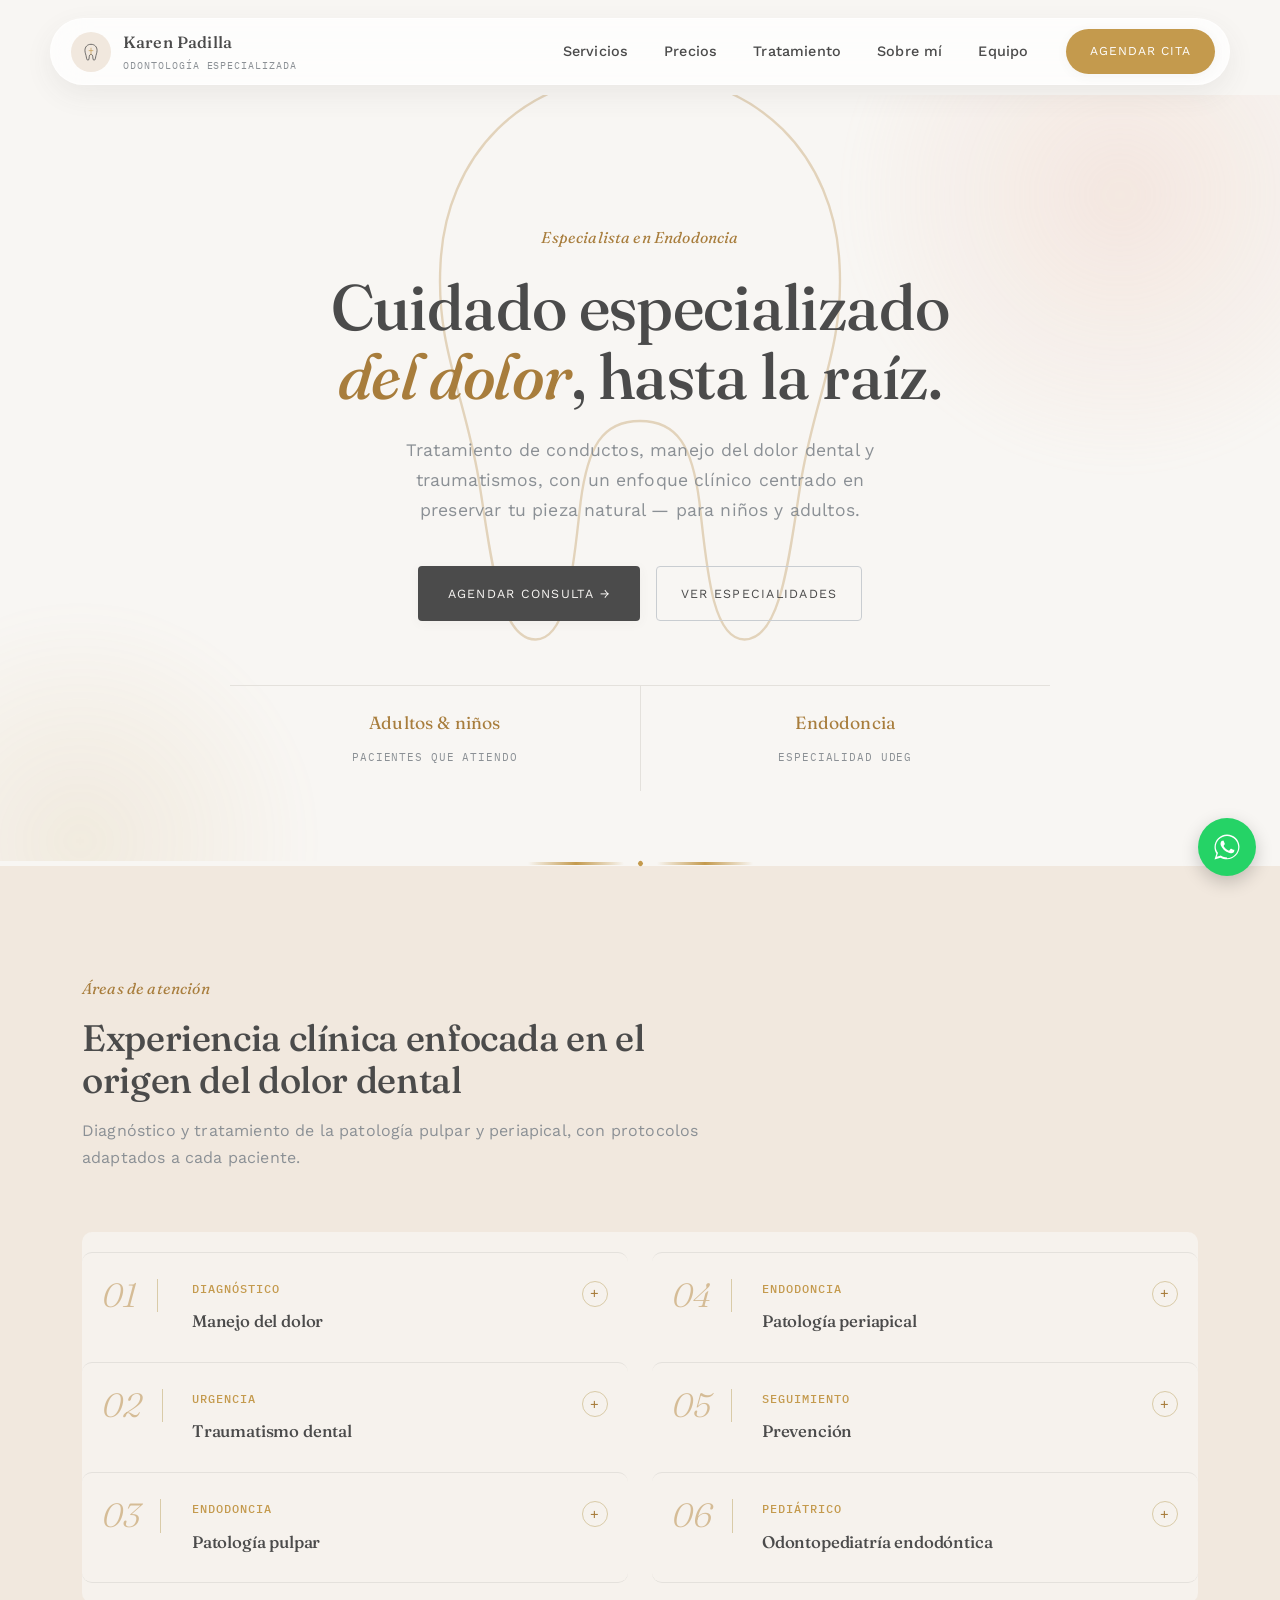
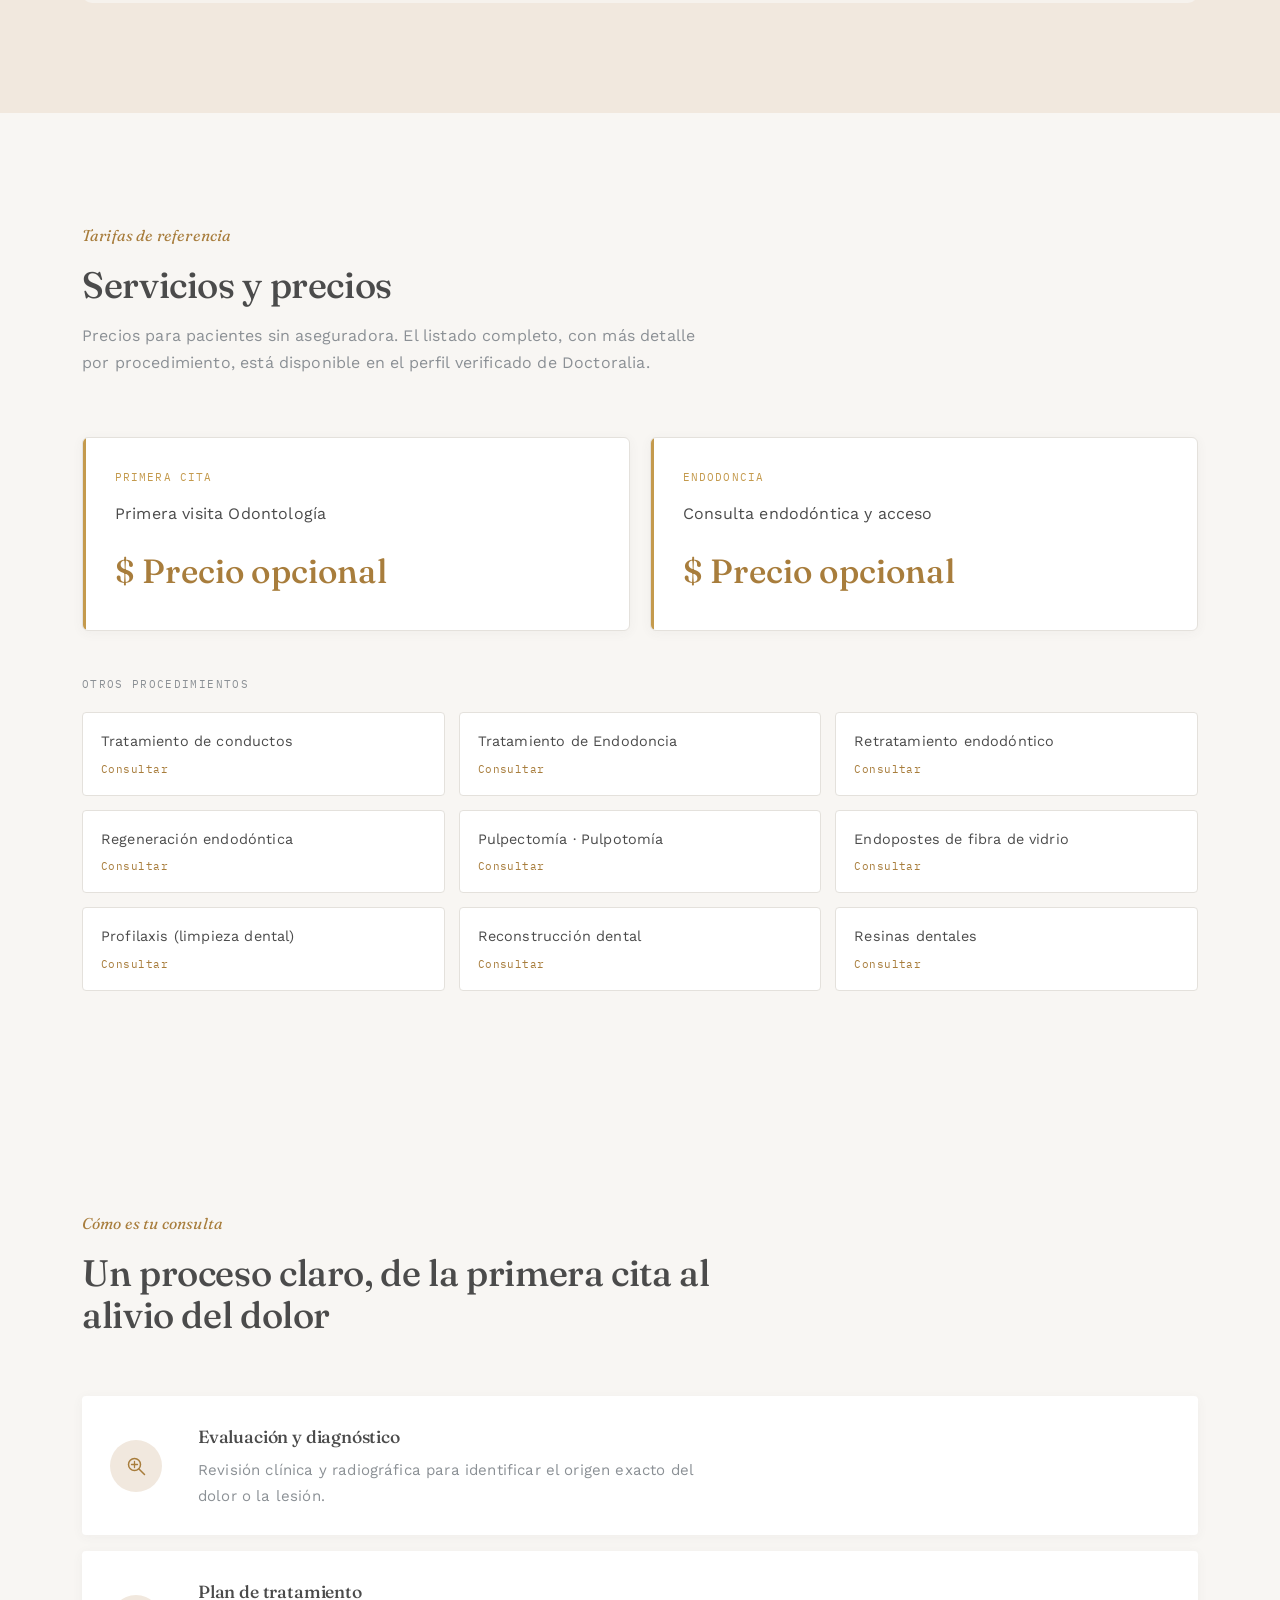
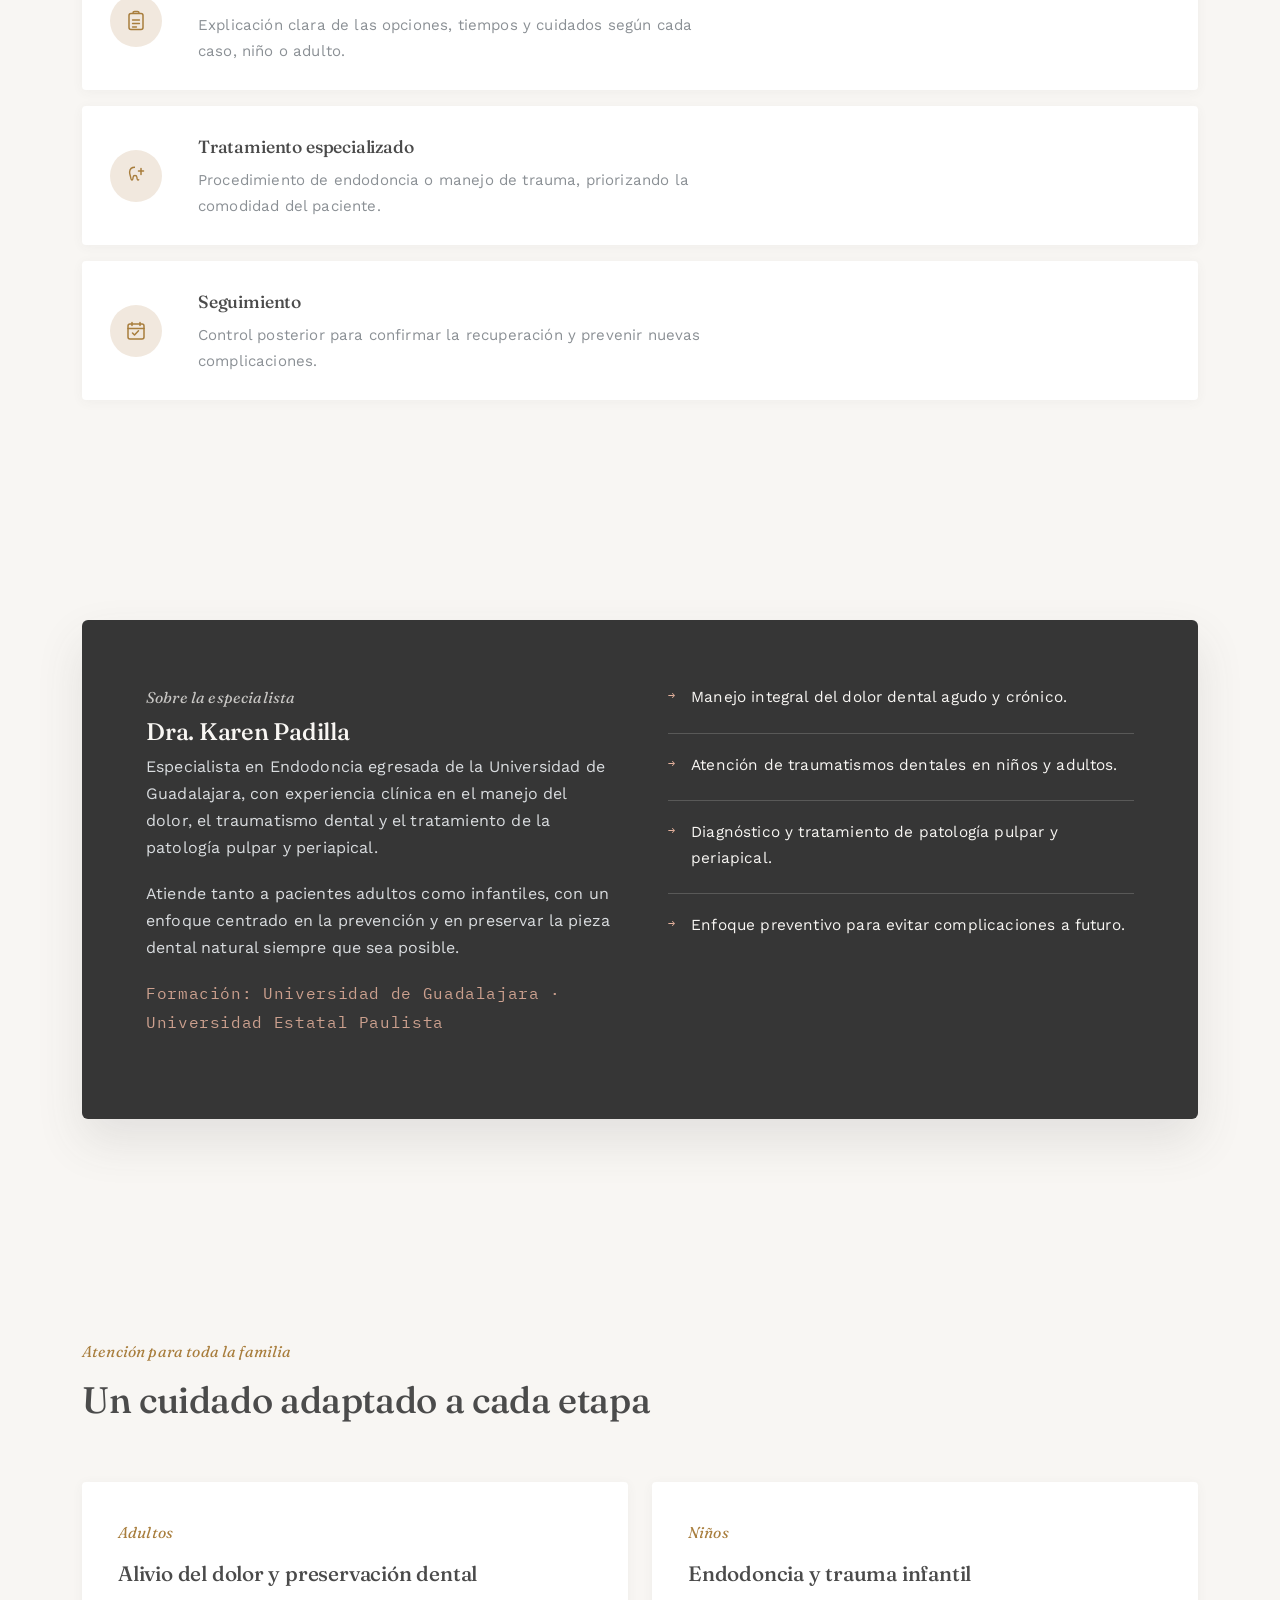
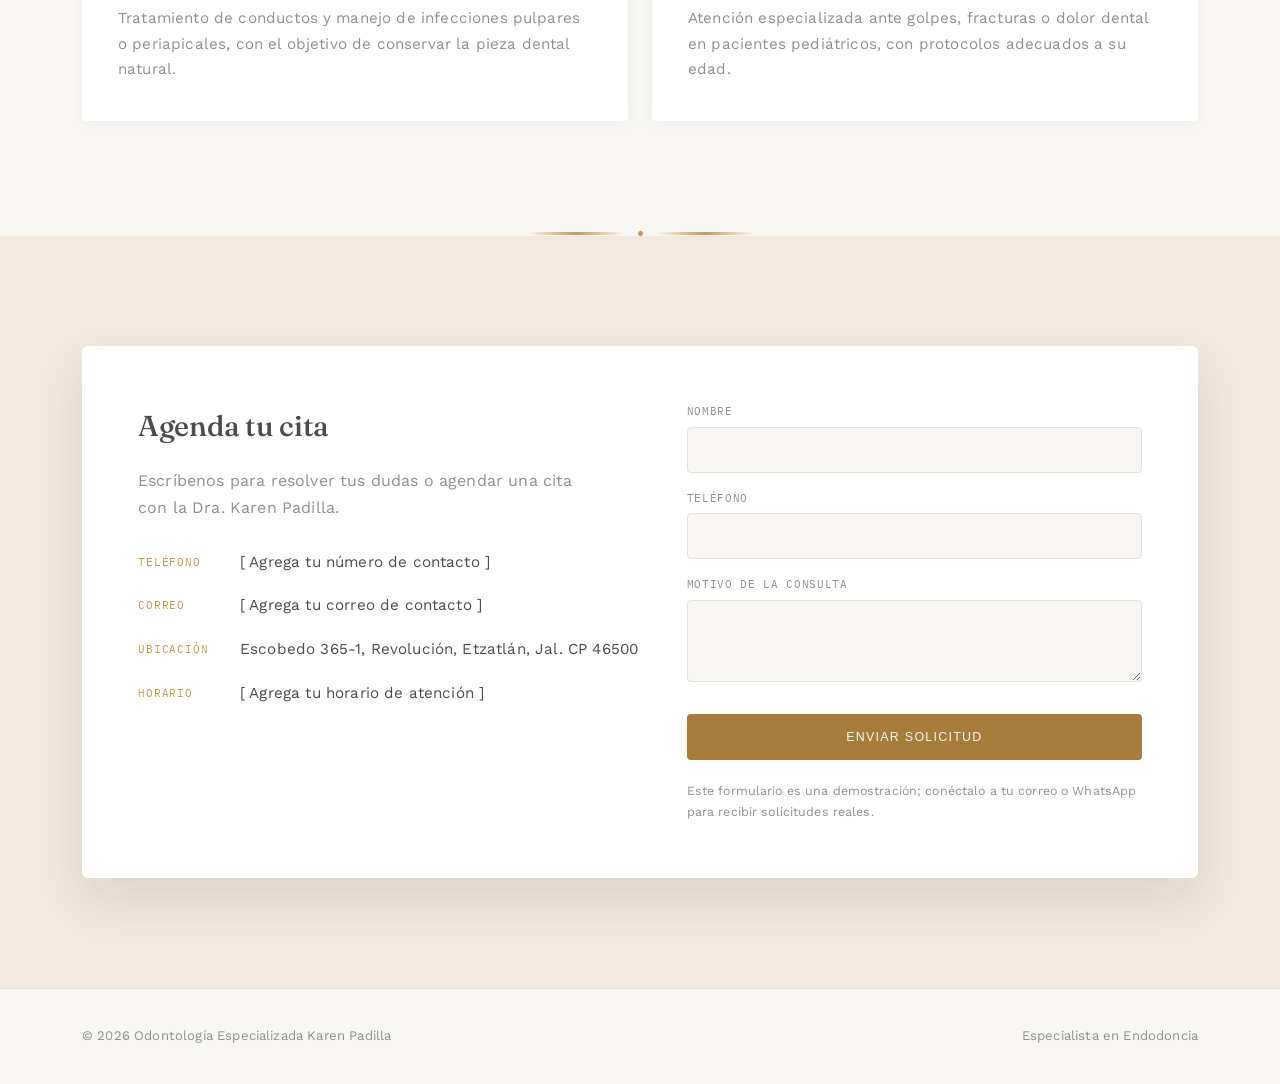
<file: index.html>
<!DOCTYPE html>
<html lang="es">
<head>
<meta charset="UTF-8">
<meta name="viewport" content="width=device-width, initial-scale=1.0">
<title>Odontología Especializada Karen Padilla — Endodoncia</title>
<link rel="preconnect" href="https://fonts.googleapis.com">
<link href="https://fonts.googleapis.com/css2?family=Fraunces:opsz,wght@9..144,300;9..144,400;9..144,500;9..144,600&family=Work+Sans:wght@300;400;500;600&family=IBM+Plex+Mono:wght@400;500&display=swap" rel="stylesheet">
<link rel="stylesheet" href="assets/css/style.css">
</head>
<body>

<header>
  <nav class="wrap">
    <div class="brand">
      <span class="brand-icon">
        <svg class="brand-mark" viewBox="0 0 40 40" fill="none" xmlns="http://www.w3.org/2000/svg">
          <path d="M20 6C13 6 9 11 9 17c0 5 2 8 2.5 12 .4 3.2 1.3 6 3 6 1.8 0 2-3.5 2.3-6.5.3-2.7 1-4 3.2-4s2.9 1.3 3.2 4c.3 3 .5 6.5 2.3 6.5 1.7 0 2.6-2.8 3-6 .5-4 2.5-7 2.5-12 0-6-4-11-11-11Z" stroke="#4B4B4B" stroke-width="1.4"/>
          <path d="M20 13v11M16.5 17.5h7" stroke="#C49A4D" stroke-width="1.2" stroke-linecap="round"/>
        </svg>
      </span>
      <div>
        Karen Padilla
        <small>Odontología especializada</small>
      </div>
    </div>
    <div class="nav-links" id="navLinks">
      <ul>
        <li><a href="#servicios">Servicios</a></li>
        <li><a href="#precios">Precios</a></li>
        <li><a href="#proceso">Tratamiento</a></li>
        <li><a href="#sobre-mi">Sobre mí</a></li>
        <li><a href="equipo.html">Equipo</a></li>

      </ul>
      <a class="nav-cta" href="#contacto">Agendar cita</a>
    </div>
    <button class="menu-toggle" id="menuToggle" aria-label="Abrir menú">
      <span></span><span></span><span></span>
    </button>
  </nav>
</header>

<section class="hero">
  <svg class="hero-watermark" viewBox="0 0 320 380" fill="none" xmlns="http://www.w3.org/2000/svg">
    <path d="M160 20C110 20 78 55 76 100c-2 34 10 55 16 90 5 30 8 68 24 68 14 0 16-32 19-58 3-23 9-34 25-34s22 11 25 34c3 26 5 58 19 58 16 0 19-38 24-68 6-35 18-56 16-90-2-45-34-80-84-80Z" stroke="#D5BC96" stroke-width="1"/>
  </svg>
  <div class="wrap">
    <div class="hero-copy">
      <span class="eyebrow">Especialista en Endodoncia</span>
      <h1>Cuidado especializado <em>del dolor</em>, hasta la raíz.</h1>
      <p class="lead">Tratamiento de conductos, manejo del dolor dental y traumatismos, con un enfoque clínico centrado en preservar tu pieza natural — para niños y adultos.</p>
      <div class="hero-actions">
        <a class="btn-primary" href="https://www.doctoralia.com.mx/karen-adriana-padilla-sanchez/dentista-odontologo/etzatlan" target="_blank" rel="noopener">Agendar consulta →</a>
        <a class="btn-ghost" href="#servicios">Ver especialidades</a>
      </div>
    </div>
  </div>
  <div class="hero-strip">
    <div class="item">
      <span class="val">Adultos &amp; niños</span>
      <span class="lbl">Pacientes que atiendo</span>
    </div>
    <div class="item">
      <span class="val">Endodoncia</span>
      <span class="lbl">Especialidad UdeG</span>
    </div>
  </div>
</section>

<div class="hero-divider">
  <span class="rule"></span>
  <span class="dot"></span>
  <span class="rule"></span>
</div>

<style>
  .service-index{display:grid; grid-template-columns:1fr 1fr; column-gap:64px;}
  @media(max-width:760px){.service-index{grid-template-columns:1fr;}}
  .service-col{display:flex; flex-direction:column;}
  .service-row{
    padding:26px 20px;
    margin:0 -20px;
    border-top:1px solid #E4E1DC;
    border-radius:10px;
    transition:background .25s ease;
    cursor:pointer;
  }
  .service-col .service-row:last-child{border-bottom:1px solid #E4E1DC;}
  .service-row:hover{background:#FFFFFF;}
  .service-row.open{background:#FFFFFF;}
  .service-row-head{
    display:flex;
    align-items:flex-start;
    gap:24px;
  }
  .service-row .idx-wrap{
    display:flex;
    align-items:stretch;
    gap:20px;
    min-width:66px;
  }
  .service-row .idx{
    font-family:'Fraunces', serif;
    font-style:italic;
    font-weight:300;
    font-size:2.1rem;
    line-height:1;
    color:#D5BC96;
    transition:color .3s ease;
  }
  .service-row:hover .idx, .service-row.open .idx{color:#C49A4D;}
  .service-row .idx-rule{
    width:1px;
    background:#D9CBA8;
    align-self:stretch;
    transition:background .3s ease, width .3s ease;
  }
  .service-row:hover .idx-rule, .service-row.open .idx-rule{background:#C49A4D; width:2px;}
  .service-row-body{flex:1; min-width:0;}
  .service-row-top{display:flex; align-items:flex-start; justify-content:space-between; gap:12px;}
  .service-row .tag{
    display:block;
    font-family:'IBM Plex Mono', monospace;
    font-size:0.76rem;
    letter-spacing:0.08em;
    text-transform:uppercase;
    color:#C49A4D;
    margin-bottom:8px;
    font-weight:500;
  }
  .service-row h3{font-family:'Fraunces', serif; font-weight:500; font-size:1.05rem; margin:0; color:#4B4B4B;}
  .service-row .chevron{
    width:26px; height:26px;
    min-width:26px;
    border-radius:50%;
    border:1px solid #D9CBA8;
    display:flex; align-items:center; justify-content:center;
    color:#A87D3C;
    font-size:0.9rem;
    line-height:1;
    transition:transform .3s ease, background .25s ease, border-color .25s ease;
    margin-top:2px;
  }
  .service-row.open .chevron{transform:rotate(45deg); background:#C49A4D; border-color:#C49A4D; color:#fff;}
  .service-desc{
    max-height:0;
    overflow:hidden;
    opacity:0;
    transition:max-height .35s ease, opacity .3s ease, margin-top .35s ease;
  }
  .service-row.open .service-desc{max-height:220px; opacity:1; margin-top:12px;}
  .service-row p{font-family:'Work Sans', sans-serif; font-size:0.92rem; color:#8B9095; margin:0; line-height:1.6;}
  .service-row ul.svc-list{margin:0; padding:0 0 0 16px; font-family:'Work Sans', sans-serif; font-size:0.92rem; color:#8B9095; line-height:1.7;}
  .team-name{
    display:block;
    font-family:'IBM Plex Mono', monospace;
    font-size:0.72rem;
    color:#8B9095;
    margin-top:2px;
  }

  .whatsapp-float{
  position:fixed;
  bottom:24px;
  right:24px;
  width:58px;
  height:58px;
  background:#25D366;
  border-radius:50%;
  display:flex;
  align-items:center;
  justify-content:center;
  box-shadow:0 6px 18px rgba(0,0,0,0.2);
  z-index:100;
  transition:transform .2s ease;
}
.whatsapp-float:hover{transform:scale(1.08);}

@media(max-width:640px){
  .wrap{padding:0 20px;}
  header{padding:12px 12px 6px;}
  nav.wrap{padding:8px 14px;}
  .brand{font-size:0.9rem;}
  .brand small{font-size:0.55rem;}

  .hero{padding:90px 0 50px;}
  .hero h1{font-size:1.9rem; line-height:1.15;}
  .hero p.lead{font-size:0.98rem;}
  .hero-actions{flex-direction:column; align-items:stretch;}
  .hero-actions a{justify-content:center; text-align:center;}
  .hero-strip{flex-direction:column;}
  .hero-strip .item{border-right:none !important; border-top:1px solid #E4E1DC;}

  section{padding:56px 0 !important;}
  .section-head h2{font-size:1.5rem !important;}

  .service-index{grid-template-columns:1fr !important; padding:14px !important;}
  #equipo .idx{width:44px !important; height:44px !important; font-size:1.2rem !important;}
  .service-row{margin:0 -10px !important; padding:22px 10px !important;}

  .price-featured{grid-template-columns:1fr !important;}
  .price-grid{grid-template-columns:1fr !important;}

  .about-grid{grid-template-columns:1fr !important;}
  .about-card{padding:28px 20px !important;}

  .audience-grid{grid-template-columns:1fr !important;}

  .contact-panel{grid-template-columns:1fr !important; padding:26px 18px !important;}

  footer .wrap{flex-direction:column; text-align:center; gap:8px;}

  .whatsapp-float{width:50px; height:50px; bottom:16px; right:16px;}
  .whatsapp-float svg{width:24px; height:24px;}
}

@media(max-width:859px){
  .nav-cta{
    display:flex !important;
    align-items:center;
    justify-content:center;
    width:100%;
    margin-top:10px;
    background:#C49A4D;
    color:#fff;
    font-size:0.76rem;
    letter-spacing:0.08em;
    text-transform:uppercase;
    padding:12px 24px;
    border-radius:999px;
    border:none;
    text-decoration:none;
    box-shadow:0 4px 12px rgba(75,75,75,0.07);
  }
}

/* Entrada del hero, más marcada y lenta */
.hero-copy .eyebrow{opacity:0; animation:fadeUp .9s ease forwards .1s;}
.hero h1{opacity:0; animation:fadeUp .9s ease forwards .3s;}
.hero p.lead{opacity:0; animation:fadeUp .9s ease forwards .5s;}
.hero-actions{opacity:0; animation:fadeUp .9s ease forwards .7s;}
.hero-strip{opacity:0; animation:fadeUp .9s ease forwards .9s;}

@keyframes fadeUp{
  from{opacity:0; transform:translateY(36px);}
  to{opacity:1; transform:translateY(0);}
}

/* El diente de fondo flota más notoriamente */
.hero-watermark{animation:floatSlow 5s ease-in-out infinite;}
@keyframes floatSlow{
  0%, 100%{transform:translate(-50%,-50%) translateY(0) rotate(0deg);}
  50%{transform:translate(-50%,-50%) translateY(-22px) rotate(2deg);}
}

/* WhatsApp: pulso bien visible */
.whatsapp-float{animation:pulse 1.8s ease-in-out infinite;}
@keyframes pulse{
  0%, 100%{box-shadow:0 6px 18px rgba(0,0,0,0.25), 0 0 0 0 rgba(37,211,102,0.6); transform:scale(1);}
  50%{box-shadow:0 6px 18px rgba(0,0,0,0.25), 0 0 0 14px rgba(37,211,102,0); transform:scale(1.05);}
}

/* Botones: más levantamiento al pasar el cursor */
.btn-primary, .btn-ghost, .nav-cta{transition:transform .25s ease, box-shadow .25s ease, background .25s ease, color .25s ease, border-color .25s ease !important;}
.btn-primary:hover, .nav-cta:hover{transform:translateY(-4px) scale(1.03);}
.btn-ghost:hover{transform:translateY(-4px);}

/* Tarjetas de precios y proceso, elevación más marcada */
.price-feature-card, .price-tag, .process-item{transition:transform .3s ease, box-shadow .3s ease, border-color .3s ease;}
.price-feature-card:hover, .price-tag:hover{transform:translateY(-6px) scale(1.02);}
.process-item:hover{transform:translateY(-5px);}

/* Íconos del proceso: giran un poco al pasar el cursor */
.process-item .step-num{transition:transform .3s ease;}
.process-item:hover .step-num{transform:rotate(-8deg) scale(1.08);}

/* Filas de servicios/equipo: reacción más visible al abrir */
.service-row{transition:background .25s ease, transform .25s ease;}
.service-row:hover{transform:translateX(6px);}
.service-row.open{transform:translateX(6px);}

/* Reveal al hacer scroll: más movimiento y más lento */
.reveal{transition:opacity .9s ease, transform .9s ease !important;}
.reveal:not(.visible){transform:translateY(40px) !important;}

@media(prefers-reduced-motion: reduce){
  .hero-copy .eyebrow, .hero h1, .hero p.lead, .hero-actions, .hero-strip{animation:none; opacity:1;}
  .hero-watermark, .whatsapp-float{animation:none;}
  .reveal{transform:none !important;}
}

</style>
<section class="services" id="servicios">
  <div class="wrap">
    <div class="section-head reveal">
      <span class="eyebrow">Áreas de atención</span>
      <h2>Experiencia clínica enfocada en el origen del dolor dental</h2>
      <p>Diagnóstico y tratamiento de la patología pulpar y periapical, con protocolos adaptados a cada paciente.</p>
    </div>
    <div class="service-index reveal"  style="background-color: #f8f6f3ba; border-radius:10px; padding:20px;"  >
      <div class="service-col" >
        <div class="service-row" onclick="toggleService(this)">
          <div class="service-row-head">
            <span class="idx-wrap"><span class="idx">01</span><span class="idx-rule"></span></span>
            <div class="service-row-body">
              <div class="service-row-top">
                <div>
                  <span class="tag">Diagnóstico</span>
                  <h3>Manejo del dolor</h3>
                </div>
                <span class="chevron">+</span>
              </div>
              <div class="service-desc">
                <p>Diagnóstico preciso del origen del dolor dental y tratamiento oportuno para un alivio efectivo.</p>
              </div>
            </div>
          </div>
        </div>
        <div class="service-row" onclick="toggleService(this)">
          <div class="service-row-head">
            <span class="idx-wrap"><span class="idx">02</span><span class="idx-rule"></span></span>
            <div class="service-row-body">
              <div class="service-row-top">
                <div>
                  <span class="tag">Urgencia</span>
                  <h3>Traumatismo dental</h3>
                </div>
                <span class="chevron">+</span>
              </div>
              <div class="service-desc">
                <p>Atención de urgencia y seguimiento clínico ante golpes, fracturas o luxaciones dentales.</p>
              </div>
            </div>
          </div>
        </div>
        <div class="service-row" onclick="toggleService(this)">
          <div class="service-row-head">
            <span class="idx-wrap"><span class="idx">03</span><span class="idx-rule"></span></span>
            <div class="service-row-body">
              <div class="service-row-top">
                <div>
                  <span class="tag">Endodoncia</span>
                  <h3>Patología pulpar</h3>
                </div>
                <span class="chevron">+</span>
              </div>
              <div class="service-desc">
                <p>Tratamiento de conductos y preservación de la pieza dental afectada por inflamación o infección de la pulpa.</p>
              </div>
            </div>
          </div>
        </div>
      </div>
      <div class="service-col">
        <div class="service-row" onclick="toggleService(this)">
          <div class="service-row-head">
            <span class="idx-wrap"><span class="idx">04</span><span class="idx-rule"></span></span>
            <div class="service-row-body">
              <div class="service-row-top">
                <div>
                  <span class="tag">Endodoncia</span>
                  <h3>Patología periapical</h3>
                </div>
                <span class="chevron">+</span>
              </div>
              <div class="service-desc">
                <p>Diagnóstico y resolución de infecciones y lesiones alrededor de la raíz dental.</p>
              </div>
            </div>
          </div>
        </div>
        <div class="service-row" onclick="toggleService(this)">
          <div class="service-row-head">
            <span class="idx-wrap"><span class="idx">05</span><span class="idx-rule"></span></span>
            <div class="service-row-body">
              <div class="service-row-top">
                <div>
                  <span class="tag">Seguimiento</span>
                  <h3>Prevención</h3>
                </div>
                <span class="chevron">+</span>
              </div>
              <div class="service-desc">
                <p>Evaluación clínica y radiográfica para detectar y prevenir complicaciones antes de que avancen.</p>
              </div>
            </div>
          </div>
        </div>
        <div class="service-row" onclick="toggleService(this)">
          <div class="service-row-head">
            <span class="idx-wrap"><span class="idx">06</span><span class="idx-rule"></span></span>
            <div class="service-row-body">
              <div class="service-row-top">
                <div>
                  <span class="tag">Pediátrico</span>
                  <h3>Odontopediatría endodóntica</h3>
                </div>
                <span class="chevron">+</span>
              </div>
              <div class="service-desc">
                <p>Tratamiento adaptado a las necesidades particulares de pacientes infantiles.</p>
              </div>
            </div>
          </div>
        </div>
      </div>
    </div>
  </div>
</section>

<script>
  function toggleService(row){
    var isOpen = row.classList.contains('open');
    document.querySelectorAll('.service-row.open').forEach(function(r){
      r.classList.remove('open');
    });
    if(!isOpen){
      row.classList.add('open');
    }
  }
</script>

<section class="pricing" id="precios">
  <div class="wrap">
    <div class="section-head reveal">
      <span class="eyebrow">Tarifas de referencia</span>
      <h2>Servicios y precios</h2>
      <p>Precios para pacientes sin aseguradora. El listado completo, con más detalle por procedimiento, está disponible en el perfil verificado de Doctoralia.</p>
    </div>

    <div class="price-featured reveal">
      <div class="price-feature-card">
        <span class="pf-label">Primera cita</span>
        <span class="pf-name">Primera visita Odontología</span>
        <span class="pf-price">$ Precio opcional </span>
      </div>
      <div class="price-feature-card">
        <span class="pf-label">Endodoncia</span>
        <span class="pf-name">Consulta endodóntica y acceso</span>
        <span class="pf-price">$ Precio opcional </span>
      </div>
    </div>

    <div class="price-other reveal">
      <span class="price-other-label">Otros procedimientos</span>
      <div class="price-grid">
        <div class="price-tag"><span>Tratamiento de conductos</span><em>Consultar</em></div>
        <div class="price-tag"><span>Tratamiento de Endodoncia</span><em>Consultar</em></div>
        <div class="price-tag"><span>Retratamiento endodóntico</span><em>Consultar</em></div>
        <div class="price-tag"><span>Regeneración endodóntica</span><em>Consultar</em></div>
        <div class="price-tag"><span>Pulpectomía · Pulpotomía</span><em>Consultar</em></div>
        <div class="price-tag"><span>Endopostes de fibra de vidrio</span><em>Consultar</em></div>
        <div class="price-tag"><span>Profilaxis (limpieza dental)</span><em>Consultar</em></div>
        <div class="price-tag"><span>Reconstrucción dental</span><em>Consultar</em></div>
        <div class="price-tag"><span>Resinas dentales</span><em>Consultar</em></div>
      </div>
    </div>

  </div>
</section>

<section id="proceso">
  <div class="wrap">
    <div class="section-head reveal">
      <span class="eyebrow">Cómo es tu consulta</span>
      <h2>Un proceso claro, de la primera cita al alivio del dolor</h2>
    </div>
    <div class="process-list reveal">
      <div class="process-item">
        <span class="step-num">
          <svg width="24" height="24" viewBox="0 0 24 24" fill="none" xmlns="http://www.w3.org/2000/svg">
            <circle cx="10.5" cy="10.5" r="6" stroke="#A87D3C" stroke-width="1.5"/>
            <path d="m15 15 5.5 5.5" stroke="#A87D3C" stroke-width="1.5" stroke-linecap="round"/>
            <path d="M10.5 7.5v6M7.5 10.5h6" stroke="#A87D3C" stroke-width="1.3" stroke-linecap="round"/>
          </svg>
        </span>
        <div>
          <h3>Evaluación y diagnóstico</h3>
          <p>Revisión clínica y radiográfica para identificar el origen exacto del dolor o la lesión.</p>
        </div>
      </div>
      <div class="process-item">
        <span class="step-num">
          <svg width="24" height="24" viewBox="0 0 24 24" fill="none" xmlns="http://www.w3.org/2000/svg">
            <rect x="5" y="4.5" width="14" height="16" rx="2" stroke="#A87D3C" stroke-width="1.5"/>
            <path d="M9 4.5V4a1.5 1.5 0 0 1 1.5-1.5h3A1.5 1.5 0 0 1 15 4v.5" stroke="#A87D3C" stroke-width="1.5"/>
            <path d="M8.5 11h7M8.5 14.5h7M8.5 18h4" stroke="#A87D3C" stroke-width="1.3" stroke-linecap="round"/>
          </svg>
        </span>
        <div>
          <h3>Plan de tratamiento</h3>
          <p>Explicación clara de las opciones, tiempos y cuidados según cada caso, niño o adulto.</p>
        </div>
      </div>
      <div class="process-item">
        <span class="step-num">
          <svg width="24" height="24" viewBox="0 0 24 24" fill="none" xmlns="http://www.w3.org/2000/svg">
            <path d="M11 3.2c-3.3 0-5.2 2-5.4 4.8-.1 2 .7 3.3 1 5 .2 1.4.5 3 1.4 3 .9 0 1-1.5 1.1-2.8.1-1.1.4-1.7 1.9-1.7s1.8.6 1.9 1.7c.1 1.3.2 2.8 1.1 2.8.4 0 .7-.3.9-.8" stroke="#A87D3C" stroke-width="1.4"/>
            <path d="M17 4.5v6M14.5 7h5" stroke="#A87D3C" stroke-width="1.5" stroke-linecap="round"/>
          </svg>
        </span>
        <div>
          <h3>Tratamiento especializado</h3>
          <p>Procedimiento de endodoncia o manejo de trauma, priorizando la comodidad del paciente.</p>
        </div>
      </div>
      <div class="process-item">
        <span class="step-num">
          <svg width="24" height="24" viewBox="0 0 24 24" fill="none" xmlns="http://www.w3.org/2000/svg">
            <rect x="4" y="5" width="16" height="15" rx="2" stroke="#A87D3C" stroke-width="1.5"/>
            <path d="M4 9.5h16M8 3.5v3M16 3.5v3" stroke="#A87D3C" stroke-width="1.5" stroke-linecap="round"/>
            <path d="m8.5 14 2 2 4-4.2" stroke="#A87D3C" stroke-width="1.5" stroke-linecap="round" stroke-linejoin="round"/>
          </svg>
        </span>
        <div>
          <h3>Seguimiento</h3>
          <p>Control posterior para confirmar la recuperación y prevenir nuevas complicaciones.</p>
        </div>
      </div>
    </div>
  </div>
</section>

<section class="about" id="sobre-mi">
  <div class="wrap">
    <div class="about-card reveal">
      <div class="about-grid">
        <div>
          <span class="eyebrow">Sobre la especialista</span>
          <h2>Dra. Karen Padilla</h2>
          <p>Especialista en Endodoncia egresada de la Universidad de Guadalajara, con experiencia clínica en el manejo del dolor, el traumatismo dental y el tratamiento de la patología pulpar y periapical.</p>
          <p>Atiende tanto a pacientes adultos como infantiles, con un enfoque centrado en la prevención y en preservar la pieza dental natural siempre que sea posible.</p>
          <p class="credential-footnote">Formación: Universidad de Guadalajara · Universidad Estatal Paulista</p>
        </div>
        <ul class="credential-list">
          <li>
            <span class="mark">→</span>
            <span class="txt">Manejo integral del dolor dental agudo y crónico.</span>
          </li>
          <li>
            <span class="mark">→</span>
            <span class="txt">Atención de traumatismos dentales en niños y adultos.</span>
          </li>
          <li>
            <span class="mark">→</span>
            <span class="txt">Diagnóstico y tratamiento de patología pulpar y periapical.</span>
          </li>
          <li>
            <span class="mark">→</span>
            <span class="txt">Enfoque preventivo para evitar complicaciones a futuro.</span>
          </li>
        </ul>
      </div>
    </div>
  </div>
</section>

<section class="audience">
  <div class="wrap">
    <div class="section-head reveal">
      <span class="eyebrow">Atención para toda la familia</span>
      <h2>Un cuidado adaptado a cada etapa</h2>
    </div>
    <div class="audience-grid reveal">
      <div class="audience-card">
        <span class="eyebrow">Adultos</span>
        <h3>Alivio del dolor y preservación dental</h3>
        <p>Tratamiento de conductos y manejo de infecciones pulpares o periapicales, con el objetivo de conservar la pieza dental natural.</p>
      </div>
      <div class="audience-card">
        <span class="eyebrow">Niños</span>
        <h3>Endodoncia y trauma infantil</h3>
        <p>Atención especializada ante golpes, fracturas o dolor dental en pacientes pediátricos, con protocolos adecuados a su edad.</p>
      </div>
    </div>
  </div>
</section>

<div class="hero-divider">
  <span class="rule"></span>
  <span class="dot"></span>
  <span class="rule"></span>
</div>

<section class="contact" id="contacto">
  <div class="wrap">
    <div class="contact-panel reveal">
      <div class="contact-info">
        <h2>Agenda tu cita</h2>
        <p>Escríbenos para resolver tus dudas o agendar una cita con la Dra. Karen Padilla.</p>
        <div class="contact-line">
          <span class="lbl">Teléfono</span>
          <span>[ Agrega tu número de contacto ]</span>
        </div>
        <div class="contact-line">
          <span class="lbl">Correo</span>
          <span>[ Agrega tu correo de contacto ]</span>
        </div>
        <div class="contact-line">
          <span class="lbl">Ubicación</span>
          <span>Escobedo 365-1, Revolución, Etzatlán, Jal. CP 46500</span>
        </div>
        <div class="contact-line">
          <span class="lbl">Horario</span>
          <span>[ Agrega tu horario de atención ]</span>
        </div>
      </div>
      <form onsubmit="event.preventDefault(); this.reset(); document.getElementById('formMsg').textContent='Mensaje enviado. Te contactaremos pronto.';">
        <div>
          <label for="nombre">Nombre</label>
          <input id="nombre" type="text" required>
        </div>
        <div>
          <label for="tel">Teléfono</label>
          <input id="tel" type="tel" required>
        </div>
        <div>
          <label for="motivo">Motivo de la consulta</label>
          <textarea id="motivo" rows="3"></textarea>
        </div>
        <button type="submit">Enviar solicitud</button>
        <p class="form-note" id="formMsg">Este formulario es una demostración; conéctalo a tu correo o WhatsApp para recibir solicitudes reales.</p>
      </form>
    </div>
  </div>
</section>

<footer>
  <div class="wrap">
    <span>© <span id="year"></span> Odontología Especializada Karen Padilla</span>
    <span>Especialista en Endodoncia</span>
  </div>
</footer>

<script src="assets/js/main.js" defer></script>

<a href="https://wa.me/NUMERO_AQUI" target="_blank" rel="noopener" class="whatsapp-float" aria-label="Escribir por WhatsApp">
  <svg viewBox="0 0 24 24" width="30" height="30" fill="white" xmlns="http://www.w3.org/2000/svg">
    <path d="M17.5 14.4c-.3-.1-1.7-.9-2-1-.3-.1-.5-.1-.7.1-.2.3-.8 1-.9 1.2-.2.2-.3.2-.6.1-.3-.1-1.2-.5-2.3-1.5-.9-.8-1.4-1.7-1.6-2-.2-.3 0-.5.1-.6.1-.1.3-.3.4-.5.1-.2.2-.3.3-.5.1-.2 0-.4 0-.5C10.1 9 9.6 7.8 9.4 7.3c-.2-.5-.4-.4-.5-.4h-.5c-.2 0-.5.1-.7.3-.2.3-.9.9-.9 2.2s1 2.6 1.1 2.7c.1.2 1.9 3 4.7 4.1.6.3 1.1.4 1.5.6.7.2 1.3.2 1.7.1.5-.1 1.7-.7 1.9-1.4.2-.6.2-1.2.2-1.3-.1-.1-.3-.2-.6-.3Z"/>
    <path d="M12 2C6.5 2 2 6.5 2 12c0 1.9.5 3.7 1.5 5.3L2 22l4.8-1.5c1.6.9 3.3 1.3 5.2 1.3 5.5 0 10-4.5 10-10S17.5 2 12 2Zm0 18.3c-1.7 0-3.3-.5-4.7-1.3l-.3-.2-3.2 1 1-3.1-.2-.3C3.6 15 3 13.5 3 12c0-4.9 4-8.9 9-8.9s9 4 9 8.9-4 8.9-9 8.9Z"/>
  </svg>
</a>
</body>
</html>
</file>
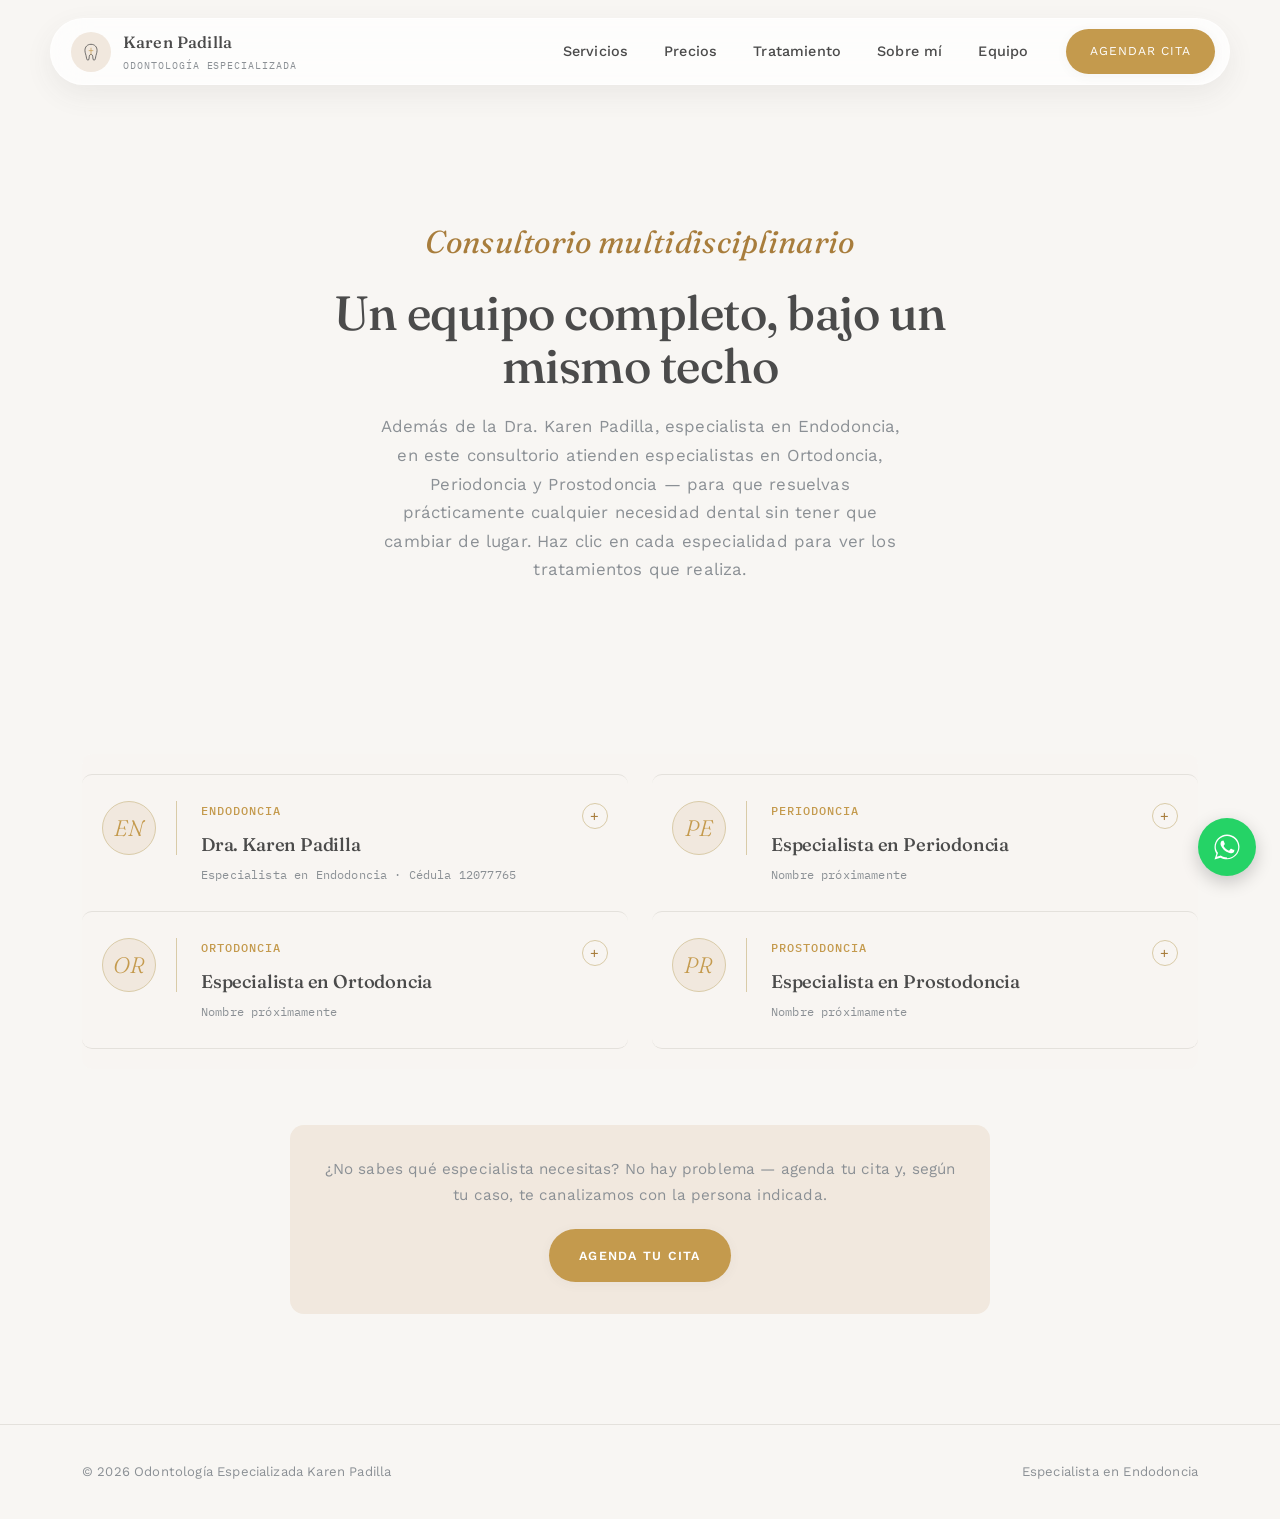
<file: equipo.html>
<!DOCTYPE html>
<html lang="es">
<head>
<meta charset="UTF-8">
<meta name="viewport" content="width=device-width, initial-scale=1.0">
<title>Nuestro Equipo — Odontología Especializada Karen Padilla</title>
<link rel="preconnect" href="https://fonts.googleapis.com">
<link href="https://fonts.googleapis.com/css2?family=Fraunces:opsz,wght@9..144,300;9..144,400;9..144,500;9..144,600&family=Work+Sans:wght@300;400;500;600&family=IBM+Plex+Mono:wght@400;500&display=swap" rel="stylesheet">
<link rel="stylesheet" href="assets/css/style.css">
</head>
<body>

<header>
  <nav class="wrap">
    <div class="brand">
      <span class="brand-icon">
        <svg class="brand-mark" viewBox="0 0 40 40" fill="none" xmlns="http://www.w3.org/2000/svg">
          <path d="M20 6C13 6 9 11 9 17c0 5 2 8 2.5 12 .4 3.2 1.3 6 3 6 1.8 0 2-3.5 2.3-6.5.3-2.7 1-4 3.2-4s2.9 1.3 3.2 4c.3 3 .5 6.5 2.3 6.5 1.7 0 2.6-2.8 3-6 .5-4 2.5-7 2.5-12 0-6-4-11-11-11Z" stroke="#4B4B4B" stroke-width="1.4"/>
          <path d="M20 13v11M16.5 17.5h7" stroke="#C49A4D" stroke-width="1.2" stroke-linecap="round"/>
        </svg>
      </span>
      <div>
        Karen Padilla
        <small>Odontología especializada</small>
      </div>
    </div>
    <div class="nav-links" id="navLinks">
      <ul>
        <li><a href="index.html#servicios">Servicios</a></li>
        <li><a href="index.html#precios">Precios</a></li>
        <li><a href="index.html#proceso">Tratamiento</a></li>
        <li><a href="index.html#sobre-mi">Sobre mí</a></li>
        <li><a href="equipo.html">Equipo</a></li>
      </ul>
      <a class="nav-cta" href="index.html#contacto">Agendar cita</a>
    </div>
    <button class="menu-toggle" id="menuToggle" aria-label="Abrir menú">
      <span></span><span></span><span></span>
    </button>
  </nav>
</header>

<style>
  .team-hero{
    position:relative;
    padding:120px 0 60px;
    text-align:center;
    overflow:hidden;
  }
  .team-hero .wrap{position:relative; z-index:1; max-width:700px; margin:0 auto;}
  .team-hero .eyebrow{opacity:0; animation:fadeUp .9s ease forwards .1s;}
  .team-hero h1{
    font-family:'Fraunces', serif;
    font-weight:500;
    font-size:clamp(2rem, 4.5vw, 3rem);
    line-height:1.1;
    margin:18px 0 20px;
    color:#4B4B4B;
    opacity:0;
    animation:fadeUp .9s ease forwards .3s;
  }
  .team-hero p{
    font-size:1.05rem;
    color:#8B9095;
    max-width:52ch;
    margin:0 auto;
    opacity:0;
    animation:fadeUp .9s ease forwards .5s;
  }
  @keyframes fadeUp{
    from{opacity:0; transform:translateY(30px);}
    to{opacity:1; transform:translateY(0);}
  }
  .back-link{
    display:inline-flex;
    align-items:center;
    gap:8px;
    font-family:'IBM Plex Mono', monospace;
    font-size:0.76rem;
    letter-spacing:0.06em;
    text-transform:uppercase;
    color:#A87D3C;
    text-decoration:none;
    margin-bottom:24px;
    opacity:0;
    animation:fadeUp .9s ease forwards 0s;
  }
  .back-link:hover{text-decoration:underline;}

  .service-index{display:grid; grid-template-columns:1fr 1fr; column-gap:64px;}
  @media(max-width:760px){.service-index{grid-template-columns:1fr;}}
  .service-col{display:flex; flex-direction:column;}
  .service-row{
    padding:26px 20px;
    margin:0 -20px;
    border-top:1px solid #E4E1DC;
    border-radius:10px;
    transition:background .25s ease, transform .25s ease;
    cursor:pointer;
  }
  .service-col .service-row:last-child{border-bottom:1px solid #E4E1DC;}
  .service-row:hover{background:#FFFFFF; transform:translateX(6px);}
  .service-row.open{background:#FFFFFF; transform:translateX(6px);}
  .service-row-head{display:flex; align-items:flex-start; gap:24px;}
  .service-row .idx-wrap{display:flex; align-items:stretch; gap:20px; min-width:66px;}
  .service-row .idx{
    width:54px; height:54px; min-width:54px;
    border-radius:50%;
    background:#F1E8DE;
    display:flex; align-items:center; justify-content:center;
    font-family:'Fraunces', serif;
    font-style:italic;
    font-weight:300;
    font-size:1.4rem;
    color:#C49A4D;
    border:1px solid #D9CBA8;
    transition:background .3s ease, color .3s ease, border-color .3s ease;
  }
  .service-row:hover .idx, .service-row.open .idx{background:#C49A4D; color:#fff; border-color:#C49A4D;}
  .service-row .idx-rule{width:1px; background:#D9CBA8; align-self:stretch;}
  .service-row-body{flex:1; min-width:0;}
  .service-row-top{display:flex; align-items:flex-start; justify-content:space-between; gap:12px;}
  .service-row .tag{
    display:block;
    font-family:'IBM Plex Mono', monospace;
    font-size:0.76rem;
    letter-spacing:0.08em;
    text-transform:uppercase;
    color:#C49A4D;
    margin-bottom:8px;
    font-weight:500;
  }
  .service-row h3{font-family:'Fraunces', serif; font-weight:500; font-size:1.15rem; margin:0; color:#4B4B4B;}
  .team-name{display:block; font-family:'IBM Plex Mono', monospace; font-size:0.74rem; color:#8B9095; margin-top:4px;}
  .service-row .chevron{
    width:26px; height:26px; min-width:26px;
    border-radius:50%;
    border:1px solid #D9CBA8;
    display:flex; align-items:center; justify-content:center;
    color:#A87D3C;
    font-size:0.9rem;
    line-height:1;
    transition:transform .3s ease, background .25s ease, border-color .25s ease;
    margin-top:2px;
  }
  .service-row.open .chevron{transform:rotate(45deg); background:#C49A4D; border-color:#C49A4D; color:#fff;}
  .service-desc{max-height:0; overflow:hidden; opacity:0; transition:max-height .35s ease, opacity .3s ease, margin-top .35s ease;}
  .service-row.open .service-desc{max-height:260px; opacity:1; margin-top:14px;}
  .service-row p{font-family:'Work Sans', sans-serif; font-size:0.94rem; color:#8B9095; margin:0 0 10px; line-height:1.6;}
  .service-row ul.svc-list{margin:0; padding:0 0 0 16px; font-family:'Work Sans', sans-serif; font-size:0.92rem; color:#8B9095; line-height:1.8;}

  .team-note{
    max-width:700px;
    margin:56px auto 0;
    text-align:center;
    background:#F1E8DE;
    border-radius:14px;
    padding:32px 28px;
  }
  .team-note p{font-size:0.95rem; color:#8B9095; margin:0;}
  .team-note a{color:#A87D3C; text-decoration:underline; text-underline-offset:3px;}

  .whatsapp-float{
    position:fixed; bottom:24px; right:24px;
    width:58px; height:58px;
    background:#25D366;
    border-radius:50%;
    display:flex; align-items:center; justify-content:center;
    box-shadow:0 6px 18px rgba(0,0,0,0.2);
    z-index:100;
    animation:pulse 1.8s ease-in-out infinite;
    transition:transform .2s ease;
  }
  .whatsapp-float:hover{transform:scale(1.08);}
  @keyframes pulse{
    0%, 100%{box-shadow:0 6px 18px rgba(0,0,0,0.25), 0 0 0 0 rgba(37,211,102,0.6);}
    50%{box-shadow:0 6px 18px rgba(0,0,0,0.25), 0 0 0 14px rgba(37,211,102,0);}
  }

  .btn-primary, .btn-ghost, .nav-cta{transition:transform .25s ease, box-shadow .25s ease, background .25s ease, color .25s ease, border-color .25s ease !important;}
  .nav-cta:hover{transform:translateY(-4px) scale(1.03);}

  @media(max-width:859px){
    .nav-cta{
      display:flex !important;
      align-items:center;
      justify-content:center;
      width:100%;
      margin-top:10px;
      background:#C49A4D;
      color:#fff;
      font-size:0.76rem;
      letter-spacing:0.08em;
      text-transform:uppercase;
      padding:12px 24px;
      border-radius:999px;
      border:none;
      text-decoration:none;
      box-shadow:0 4px 12px rgba(75,75,75,0.07);
    }
  }

  @media(max-width:640px){
    .wrap{padding:0 20px;}
    header{padding:12px 12px 6px;}
    nav.wrap{padding:8px 14px;}
    .brand{font-size:0.9rem;}
    .brand small{font-size:0.55rem;}
    .team-hero{padding:90px 0 40px;}
    .service-index{grid-template-columns:1fr !important;}
    .service-row{margin:0 -10px !important; padding:22px 10px !important;}
    .service-row .idx{width:44px !important; height:44px !important; font-size:1.1rem !important;}
    .team-note{padding:24px 18px;}
    footer .wrap{flex-direction:column; text-align:center; gap:8px;}
    .whatsapp-float{width:50px; height:50px; bottom:16px; right:16px;}
    .whatsapp-float svg{width:24px; height:24px;}
  }

  @media(prefers-reduced-motion: reduce){
    .team-hero .eyebrow, .team-hero h1, .team-hero p, .back-link{animation:none; opacity:1;}
    .whatsapp-float{animation:none;}
  }
  .btn-primary, .btn-ghost, .nav-cta{transition:transform .25s ease, box-shadow .25s ease, background .25s ease, color .25s ease, border-color .25s ease !important;}
.btn-primary{
  display:inline-flex;
  align-items:center;
  gap:10px;
  background:#C49A4D;
  color:#FFFFFF !important;
  text-decoration:none !important;
  font-weight:600;
  text-decoration:none;
  padding:16px 30px;
  font-size:0.78rem;
  letter-spacing:0.1em;
  text-transform:uppercase;
  border-radius:999px;
  box-shadow:0 2px 12px rgba(75,75,75,0.05);
}

.btn-primary:hover{
  background:#745929;
  transform:translateY(-4px) scale(1.03);
}
</style>

<section class="team-hero">
  <div class="wrap">
    <span class="eyebrow" style="display:block; font-family:'Fraunces',serif; font-style:italic; color:#A87D3C; font-size:1.98rem;">Consultorio multidisciplinario</span>
    <h1>Un equipo completo, bajo un mismo techo</h1>
    <p>Además de la Dra. Karen Padilla, especialista en Endodoncia, en este consultorio atienden especialistas en Ortodoncia, Periodoncia y Prostodoncia — para que resuelvas prácticamente cualquier necesidad dental sin tener que cambiar de lugar. Haz clic en cada especialidad para ver los tratamientos que realiza.</p>
  </div>
</section>

<section>
  <div class="wrap">
    <div class="service-index reveal" style="background-color:#f8f6f3ba; border-radius:10px; padding:20px;">
      <div class="service-col">
        <div class="service-row" onclick="toggleService(this)">
          <div class="service-row-head">
            <span class="idx-wrap"><span class="idx">EN</span><span class="idx-rule"></span></span>
            <div class="service-row-body">
              <div class="service-row-top">
                <div>
                  <span class="tag">Endodoncia</span>
                  <h3>Dra. Karen Padilla</h3>
                  <span class="team-name">Especialista en Endodoncia · Cédula 12077765</span>
                </div>
                <span class="chevron">+</span>
              </div>
              <div class="service-desc">
                <p>Diagnóstico y tratamiento del dolor dental, traumatismos y patología pulpar y periapical, en niños y adultos.</p>
                <ul class="svc-list">
                  <li>Diagnóstico: se evalúa el diente con radiografías</li>
                  <li>Limpieza: se elimina el nervio afectado y se desinfecta el conducto</li>
                  <li>Sellado: se rellenan y sellan los conductos para evitar nuevas infecciones</li>
                  <li>Rehabilitación: el diente se restaura con un empaste o corona</li>
                </ul>
              </div>
            </div>
          </div>
        </div>
        <div class="service-row" onclick="toggleService(this)">
          <div class="service-row-head">
            <span class="idx-wrap"><span class="idx">OR</span><span class="idx-rule"></span></span>
            <div class="service-row-body">
              <div class="service-row-top">
                <div>
                  <span class="tag">Ortodoncia</span>
                  <h3>Especialista en Ortodoncia</h3>
                  <span class="team-name">Nombre próximamente</span>
                </div>
                <span class="chevron">+</span>
              </div>
              <div class="service-desc">
                <p>Corrección de la posición de los dientes y la mordida, para niños y adultos.</p>
                <ul class="svc-list">
                  <li>Brackets metálicos y estéticos</li>
                  <li>Alineadores invisibles</li>
                  <li>Ortodoncia interceptiva en niños</li>
                  <li>Retenedores y control post-tratamiento</li>
                </ul>
              </div>
            </div>
          </div>
        </div>
      </div>
      <div class="service-col">
        <div class="service-row" onclick="toggleService(this)">
          <div class="service-row-head">
            <span class="idx-wrap"><span class="idx">PE</span><span class="idx-rule"></span></span>
            <div class="service-row-body">
              <div class="service-row-top">
                <div>
                  <span class="tag">Periodoncia</span>
                  <h3>Especialista en Periodoncia</h3>
                  <span class="team-name">Nombre próximamente</span>
                </div>
                <span class="chevron">+</span>
              </div>
              <div class="service-desc">
                <p>Cuidado de las encías y los tejidos que sostienen al diente.</p>
                <ul class="svc-list">
                  <li>Tratamiento de encías y periodontitis</li>
                  <li>Limpieza profunda (curetaje)</li>
                  <li>Cirugía periodontal</li>
                  <li>Injertos de encía</li>
                </ul>
              </div>
            </div>
          </div>
        </div>
        <div class="service-row" onclick="toggleService(this)">
          <div class="service-row-head">
            <span class="idx-wrap"><span class="idx">PR</span><span class="idx-rule"></span></span>
            <div class="service-row-body">
              <div class="service-row-top">
                <div>
                  <span class="tag">Prostodoncia</span>
                  <h3>Especialista en Prostodoncia</h3>
                  <span class="team-name">Nombre próximamente</span>
                </div>
                <span class="chevron">+</span>
              </div>
              <div class="service-desc">
                <p>Reemplazo y restauración de dientes perdidos o dañados.</p>
                <ul class="svc-list">
                  <li>Coronas y puentes dentales</li>
                  <li>Prótesis removibles y totales</li>
                  <li>Rehabilitación oral completa</li>
                  <li>Prótesis sobre implantes</li>
                </ul>
              </div>
            </div>
          </div>
        </div>
      </div>
    </div>

    <div class="team-note">
      <p style="margin-bottom:20px;">¿No sabes qué especialista necesitas? No hay problema — agenda tu cita y, según tu caso, te canalizamos con la persona indicada.</p>
<a href="index.html#contacto" class="btn-primary" style="display:inline-flex;">Agenda tu cita </a>
    </div>
  </div>
</section>

<script>
  function toggleService(row){
    var isOpen = row.classList.contains('open');
    document.querySelectorAll('.service-row.open').forEach(function(r){
      r.classList.remove('open');
    });
    if(!isOpen){
      row.classList.add('open');
    }
  }
</script>

<footer>
  <div class="wrap">
    <span>© <span id="year"></span> Odontología Especializada Karen Padilla</span>
    <span>Especialista en Endodoncia</span>
  </div>
</footer>

<script src="assets/js/main.js" defer></script>

<a href="https://wa.me/NUMERO_AQUI" target="_blank" rel="noopener" class="whatsapp-float" aria-label="Escribir por WhatsApp">
  <svg viewBox="0 0 24 24" width="30" height="30" fill="white" xmlns="http://www.w3.org/2000/svg">
    <path d="M17.5 14.4c-.3-.1-1.7-.9-2-1-.3-.1-.5-.1-.7.1-.2.3-.8 1-.9 1.2-.2.2-.3.2-.6.1-.3-.1-1.2-.5-2.3-1.5-.9-.8-1.4-1.7-1.6-2-.2-.3 0-.5.1-.6.1-.1.3-.3.4-.5.1-.2.2-.3.3-.5.1-.2 0-.4 0-.5C10.1 9 9.6 7.8 9.4 7.3c-.2-.5-.4-.4-.5-.4h-.5c-.2 0-.5.1-.7.3-.2.3-.9.9-.9 2.2s1 2.6 1.1 2.7c.1.2 1.9 3 4.7 4.1.6.3 1.1.4 1.5.6.7.2 1.3.2 1.7.1.5-.1 1.7-.7 1.9-1.4.2-.6.2-1.2.2-1.3-.1-.1-.3-.2-.6-.3Z"/>
    <path d="M12 2C6.5 2 2 6.5 2 12c0 1.9.5 3.7 1.5 5.3L2 22l4.8-1.5c1.6.9 3.3 1.3 5.2 1.3 5.5 0 10-4.5 10-10S17.5 2 12 2Zm0 18.3c-1.7 0-3.3-.5-4.7-1.3l-.3-.2-3.2 1 1-3.1-.2-.3C3.6 15 3 13.5 3 12c0-4.9 4-8.9 9-8.9s9 4 9 8.9-4 8.9-9 8.9Z"/>
  </svg>
</a>

<script>
  document.getElementById('year').textContent = new Date().getFullYear();
</script>

</body>
</html>
</file>
<file: assets/css/style.css>
:root{
    --bg: #F8F6F3;
    --bg-deep: #F1E8DE;
    --bg-card: #FFFFFF;
    --ink: #4B4B4B;
    --ink-soft: #8B9095;
    --clay: #C49A4D;
    --clay-deep: #A87D3C;
    --pine: #4B4B4B;
    --pine-deep: #363636;
    --gold: #C49A4D;
    --rose: #E7B39E;
    --wood: #D5BC96;
    --marble: #C9CDD1;
    --line: #E4E1DC;
    --radius: 6px;
    --radius-sm: 4px;
    --pill: 4px;
    --shadow-sm: 0 2px 12px rgba(75,75,75,0.05);
    --shadow-md: 0 10px 28px rgba(75,75,75,0.08);
    --shadow-lg: 0 22px 48px rgba(75,75,75,0.12);
  }

  *{margin:0;padding:0;box-sizing:border-box;}

  html{scroll-behavior:smooth;}

  body{
    background:var(--bg);
    color:var(--ink);
    font-family:'Work Sans', sans-serif;
    font-weight:400;
    letter-spacing:0.01em;
    line-height:1.7;
    overflow-x:hidden;
  }

  h1,h2,h3{
    font-family:'Fraunces', serif;
    font-weight:500;
    letter-spacing:-0.01em;
    color:var(--ink);
  }

  .eyebrow{
    font-family:'Fraunces', serif;
    font-style:italic;
    font-weight:400;
    font-size:0.98rem;
    letter-spacing:0.01em;
    color:var(--clay-deep);
  }

  a{color:inherit;}

  .wrap{
    max-width:1180px;
    margin:0 auto;
    padding:0 32px;
  }

  /* NAV */
  header{
    position:sticky;
    top:0;
    z-index:50;
    background:transparent;
    padding:18px 24px 10px;
  }
  nav.wrap{
    display:flex;
    align-items:center;
    justify-content:space-between;
    max-width:1180px;
    padding:10px 14px 10px 20px;
    min-height:64px;
    background:rgba(255,255,255,0.72);
    backdrop-filter:blur(18px);
    border:1px solid rgba(255,255,255,0.6);
    border-radius:999px;
    box-shadow:var(--shadow-md);
  }
  .brand{
    display:flex;
    align-items:center;
    gap:12px;
    font-family:'Fraunces', serif;
    font-size:1.02rem;
    font-weight:500;
  }
  .brand-icon{
    width:40px;
    height:40px;
    border-radius:50%;
    background:var(--bg-deep);
    display:flex;
    align-items:center;
    justify-content:center;
    flex-shrink:0;
  }
  .brand-mark{width:22px;height:22px;flex-shrink:0;}
  .brand small{
    display:block;
    font-family:'IBM Plex Mono', monospace;
    font-size:0.6rem;
    letter-spacing:0.1em;
    text-transform:uppercase;
    color:var(--ink-soft);
    font-weight:400;
    margin-top:1px;
  }
  nav ul{
    list-style:none;
    display:flex;
    gap:4px;
    font-size:0.9rem;
  }
  nav ul a{
    text-decoration:none;
    display:inline-block;
    padding:9px 16px;
    border-radius:999px;
    font-weight:500;
    transition:background .2s ease, color .2s ease;
  }
  nav ul a:hover{
    background:var(--bg-deep);
    color:var(--clay-deep);
  }
  .nav-links{display:flex; align-items:center; gap:22px;}
  .nav-cta{
    display:none;
  }
  @media(min-width:860px){
    .nav-cta{
      display:inline-flex;
      align-items:center;
      gap:6px;
      background:var(--clay);
      color:#fff;
      font-size:0.76rem;
      letter-spacing:0.08em;
      text-transform:uppercase;
      padding:12px 24px;
      border-radius:999px;
      border:none;
      text-decoration:none;
      box-shadow:var(--shadow-sm);
      transition:background .2s ease, transform .2s ease, box-shadow .2s ease;
    }
    .nav-cta:hover{
      background:var(--clay-deep);
      transform:translateY(-1px);
      box-shadow:var(--shadow-md);
    }
  }
  .menu-toggle{display:none;}
  @media(max-width:859px){
    .nav-links{
      position:fixed;
      top:98px; left:24px; right:24px;
      flex-direction:column;
      align-items:stretch;
      background:var(--bg-card);
      padding:20px 24px 26px;
      gap:8px;
      border-radius:var(--radius-sm);
      box-shadow:var(--shadow-lg);
      transform:translateY(-8px);
      opacity:0;
      pointer-events:none;
      transition:all .25s ease;
    }
    nav ul{flex-direction:column; gap:2px;}
    nav ul a{padding:12px 14px;}
    .nav-links.open{
      transform:translateY(0);
      opacity:1;
      pointer-events:auto;
    }
    .menu-toggle{
      display:flex;
      flex-direction:column;
      gap:5px;
      background:none;
      border:none;
      cursor:pointer;
      padding:8px;
    }
    .menu-toggle span{
      width:22px; height:1.5px; background:var(--ink);
    }
  }

  /* HERO */
  .hero{
    position:relative;
    padding:130px 0 70px;
    overflow:hidden;
    text-align:center;
  }
  .hero::before{
    content:'';
    position:absolute;
    top:-180px; right:-120px;
    width:560px; height:560px;
    background:radial-gradient(circle, rgba(231,179,158,0.22) 0%, rgba(231,179,158,0) 70%);
    filter:blur(10px);
    z-index:0;
    pointer-events:none;
  }
  .hero::after{
    content:'';
    position:absolute;
    bottom:-220px; left:-160px;
    width:480px; height:480px;
    background:radial-gradient(circle, rgba(196,154,77,0.12) 0%, rgba(196,154,77,0) 70%);
    filter:blur(10px);
    z-index:0;
    pointer-events:none;
  }
  .hero-watermark{
    position:absolute;
    top:50%; left:50%;
    transform:translate(-50%,-50%);
    width:min(64vw, 760px);
    height:auto;
    z-index:0;
    pointer-events:none;
    opacity:0.6;
  }
  .hero .wrap{
    position:relative;
    z-index:1;
    max-width:760px;
    margin:0 auto;
  }
  .hero-copy .eyebrow{margin-bottom:20px; display:block;}
  .hero h1{
    font-size:clamp(2.3rem, 5.2vw, 4rem);
    line-height:1.08;
    margin-bottom:26px;
  }
  .hero h1 em{
    font-style:italic;
    color:var(--clay-deep);
  }
  .hero p.lead{
    font-size:1.1rem;
    color:var(--ink-soft);
    max-width:48ch;
    margin:0 auto 40px;
  }
  .hero-actions{display:flex; gap:16px; flex-wrap:wrap; justify-content:center;}
  .btn-primary{
    display:inline-flex;
    align-items:center;
    gap:10px;
    background:var(--pine);
    color:var(--bg);
    text-decoration:none;
    padding:16px 30px;
    font-size:0.78rem;
    letter-spacing:0.1em;
    text-transform:uppercase;
    border-radius:var(--pill);
    box-shadow:var(--shadow-sm);
    transition:transform .2s ease, box-shadow .2s ease, background .2s ease;
  }
  .btn-primary:hover{
    background:var(--pine-deep);
    transform:translateY(-1px);
    box-shadow:var(--shadow-md);
  }
  .btn-ghost{
    display:inline-flex;
    align-items:center;
    gap:10px;
    text-decoration:none;
    padding:16px 24px;
    font-size:0.78rem;
    letter-spacing:0.1em;
    text-transform:uppercase;
    border-radius:var(--pill);
    border:1px solid var(--marble);
    transition:border-color .2s ease, background .2s ease;
  }
  .btn-ghost:hover{
    border-color:var(--clay);
    background:var(--bg-card);
  }

  .hero-strip{
    position:relative;
    z-index:1;
    display:flex;
    justify-content:center;
    align-items:stretch;
    flex-wrap:wrap;
    gap:0;
    max-width:820px;
    margin:64px auto 0;
    border-top:1px solid var(--line);
  }
  .hero-strip .item{
    flex:1;
    min-width:180px;
    padding:22px 28px;
    border-right:1px solid var(--line);
    text-align:center;
  }
  .hero-strip .item:last-child{border-right:none;}
  .hero-strip .item .val{
    display:block;
    font-family:'Fraunces', serif;
    font-size:1.1rem;
    color:var(--clay-deep);
    margin-bottom:4px;
  }
  .hero-strip .item .lbl{
    font-family:'IBM Plex Mono', monospace;
    font-size:0.68rem;
    letter-spacing:0.08em;
    text-transform:uppercase;
    color:var(--ink-soft);
  }
  @media(max-width:640px){
    .hero-strip{flex-direction:column; border-top:none;}
    .hero-strip .item{border-right:none; border-top:1px solid var(--line); padding:18px 12px;}
  }

  /* SECTION GENERIC */
  section{padding:110px 0;}
  .section-head{
    max-width:640px;
    margin-bottom:60px;
  }
  .section-head .eyebrow{display:block; margin-bottom:14px;}
  .section-head h2{
    font-size:clamp(1.7rem, 3vw, 2.3rem);
    line-height:1.15;
  }
  .section-head p{
    margin-top:16px;
    color:var(--ink-soft);
    font-size:1rem;
  }

  /* PRICING */
  .price-featured{
    display:grid;
    grid-template-columns:1fr 1fr;
    gap:20px;
    margin-bottom:44px;
  }
  @media(max-width:600px){
    .price-featured{grid-template-columns:1fr;}
  }
  .price-feature-card{
    background:var(--bg-card);
    border:1px solid var(--line);
    border-radius:var(--radius);
    padding:30px 32px;
    box-shadow:var(--shadow-sm);
    position:relative;
    overflow:hidden;
    transition:transform .25s ease, box-shadow .25s ease;
  }
  .price-feature-card:hover{
    transform:translateY(-3px);
    box-shadow:var(--shadow-md);
  }
  .price-feature-card::before{
    content:'';
    position:absolute;
    top:0; left:0;
    width:3px; height:100%;
    background:var(--clay);
  }
  .pf-label{
    display:block;
    font-family:'IBM Plex Mono', monospace;
    font-size:0.68rem;
    letter-spacing:0.1em;
    text-transform:uppercase;
    color:var(--gold);
    margin-bottom:14px;
  }
  .pf-name{
    display:block;
    font-size:1rem;
    color:var(--ink);
    margin-bottom:16px;
  }
  .pf-price{
    display:block;
    font-family:'Fraunces', serif;
    font-size:2.1rem;
    color:var(--clay-deep);
    font-weight:500;
  }

  .price-other-label{
    display:block;
    font-family:'IBM Plex Mono', monospace;
    font-size:0.7rem;
    letter-spacing:0.12em;
    text-transform:uppercase;
    color:var(--ink-soft);
    margin-bottom:18px;
  }
  .price-grid{
    display:grid;
    grid-template-columns:repeat(3, 1fr);
    gap:14px;
  }
  @media(max-width:820px){
    .price-grid{grid-template-columns:repeat(2, 1fr);}
  }
  @media(max-width:520px){
    .price-grid{grid-template-columns:1fr;}
  }
  .price-tag{
    display:flex;
    flex-direction:column;
    gap:6px;
    background:var(--bg-card);
    border:1px solid var(--line);
    border-radius:var(--radius-sm);
    padding:16px 18px;
    font-size:0.9rem;
    color:var(--ink);
    transition:border-color .2s ease, transform .2s ease;
  }
  .price-tag:hover{
    border-color:var(--clay);
    transform:translateY(-2px);
  }
  .price-tag em{
    font-style:normal;
    font-family:'IBM Plex Mono', monospace;
    font-size:0.7rem;
    letter-spacing:0.04em;
    color:var(--clay-deep);
  }

  .price-note{
    margin-top:32px;
    font-size:0.88rem;
    color:var(--ink-soft);
  }
  .price-note a{
    color:var(--clay-deep);
    text-decoration:underline;
    text-underline-offset:3px;
  }

  /* SERVICES */
  .services{background:var(--bg-deep);}
  .service-index{
    display:grid;
    grid-template-columns:1fr 1fr;
    column-gap:64px;
  }
  @media(max-width:760px){
    .service-index{grid-template-columns:1fr;}
  }
  .service-col{display:flex; flex-direction:column;}
  .service-row{
    padding:26px 20px;
    margin:0 -20px;
    border-top:1px solid var(--line);
    border-radius:10px;
    transition:background .25s ease;
    cursor:pointer;
  }
  .service-col .service-row:last-child{border-bottom:1px solid var(--line);}
  .service-row:hover{background:#FFFFFF;}
  .service-row.open{background:#FFFFFF;}
  @media(max-width:760px){
    .service-row{border-bottom:1px solid var(--line);}
    .service-col:last-child .service-row:last-child{border-bottom:1px solid var(--line);}
  }
  .service-row-head{
    display:flex;
    align-items:flex-start;
    gap:24px;
  }
  .service-row .idx-wrap{
    display:flex;
    align-items:stretch;
    gap:20px;
    min-width:66px;
  }
  .service-row .idx{
    font-family:'Fraunces', serif;
    font-style:italic;
    font-weight:300;
    font-size:2.1rem;
    line-height:1;
    color:var(--wood);
    transition:color .3s ease;
  }
  .service-row:hover .idx, .service-row.open .idx{color:var(--clay);}
  .service-row .idx-rule{
    width:1px;
    background:#D9CBA8;
    align-self:stretch;
    transition:background .3s ease, width .3s ease;
  }
  .service-row:hover .idx-rule, .service-row.open .idx-rule{background:var(--clay); width:2px;}
  .service-row-body{flex:1; min-width:0;}
  .service-row-top{display:flex; align-items:flex-start; justify-content:space-between; gap:12px;}
  .service-row .tag{
    display:block;
    font-family:'IBM Plex Mono', monospace;
    font-size:0.76rem;
    letter-spacing:0.08em;
    text-transform:uppercase;
    color:var(--clay);
    margin-bottom:8px;
    font-weight:500;
  }
  .service-row h3{
    font-size:1.05rem;
    margin:0;
  }
  .service-row .chevron{
    width:26px; height:26px;
    min-width:26px;
    border-radius:50%;
    border:1px solid #D9CBA8;
    display:flex; align-items:center; justify-content:center;
    color:var(--clay-deep);
    font-size:0.9rem;
    line-height:1;
    transition:transform .3s ease, background .25s ease, border-color .25s ease;
    margin-top:2px;
  }
  .service-row.open .chevron{transform:rotate(45deg); background:var(--clay); border-color:var(--clay); color:#fff;}
  .service-desc{
    max-height:0;
    overflow:hidden;
    opacity:0;
    transition:max-height .35s ease, opacity .3s ease, margin-top .35s ease;
  }
  .service-row.open .service-desc{max-height:160px; opacity:1; margin-top:12px;}
  .service-row p{
    font-size:0.92rem;
    color:var(--ink-soft);
    margin:0;
  }

  
  /* PROCESS */
  .process-list{
    display:flex;
    flex-direction:column;
    gap:16px;
  }
  .process-item{
    display:grid;
    grid-template-columns:64px 1fr;
    gap:24px;
    align-items:center;
    padding:26px 28px;
    background:var(--bg-card);
    border-radius:var(--radius-sm);
    box-shadow:var(--shadow-sm);
    transition:transform .25s ease, box-shadow .25s ease;
  }
  .process-item:hover{
    transform:translateX(3px);
    box-shadow:var(--shadow-md);
  }
  .process-item .step-num{
    width:52px;
    height:52px;
    min-width:52px;
    border-radius:50%;
    background:var(--bg-deep);
    display:flex;
    align-items:center;
    justify-content:center;
    transition:background .25s ease;
  }
  .process-item:hover .step-num{background:#F0E0C4;}
  .process-item h3{font-size:1.1rem; margin-bottom:6px;}
  .process-item p{color:var(--ink-soft); font-size:0.94rem; max-width:56ch;}

  /* ABOUT / TRUST */
  .about{
    background:var(--bg);
  }
  .about-card{
    background:var(--pine-deep);
    color:#F8F6F3;
    border-radius:var(--radius);
    padding:64px;
    box-shadow:var(--shadow-lg);
  }
  @media(max-width:640px){
    .about-card{padding:40px 28px;}
  }
  .about h2, .about .eyebrow{color:#F8F6F3;}
  .about .eyebrow{opacity:0.75;}
  .about-grid{
    display:grid;
    grid-template-columns:1fr 1fr;
    gap:56px;
    align-items:start;
  }
  @media(max-width:860px){.about-grid{grid-template-columns:1fr;}}
  .about p{color:#D9DCDF; font-size:1rem; margin-bottom:18px; max-width:52ch;}
  .credential-footnote{
    font-family:'IBM Plex Mono', monospace;
    font-size:0.74rem;
    letter-spacing:0.04em;
    line-height:1.8;
    color:var(--rose) !important;
    opacity:0.85;
    margin-top:8px !important;
  }
  .credential-list{
    display:flex;
    flex-direction:column;
    gap:22px;
  }
  .credential-list li{
    list-style:none;
    display:flex;
    gap:16px;
    align-items:flex-start;
    border-top:1px solid rgba(248,246,243,0.18);
    padding-top:18px;
  }
  .credential-list li:first-child{border-top:none; padding-top:0;}
  .credential-list .mark{
    font-family:'IBM Plex Mono', monospace;
    font-size:0.75rem;
    color:var(--rose);
    padding-top:2px;
  }
  .credential-list span.txt{font-size:0.96rem; color:#F8F6F3;}

  /* AUDIENCE */
  .audience-grid{
    display:grid;
    grid-template-columns:1fr 1fr;
    gap:24px;
  }
  @media(max-width:760px){.audience-grid{grid-template-columns:1fr;}}
  .audience-card{
    background:var(--bg-card);
    padding:38px 36px;
    border-radius:var(--radius-sm);
    box-shadow:var(--shadow-sm);
    transition:transform .25s ease, box-shadow .25s ease;
  }
  .audience-card:hover{
    transform:translateY(-3px);
    box-shadow:var(--shadow-md);
  }
  .audience-card .eyebrow{display:block; margin-bottom:10px;}
  .audience-card h3{font-size:1.3rem; margin-bottom:14px;}
  .audience-card p{color:var(--ink-soft); font-size:0.95rem;}

  /* CONTACT */
  .contact{
    background:var(--bg-deep);
  }
  .contact-panel{
    background:var(--bg-card);
    padding:56px;
    border-radius:var(--radius);
    box-shadow:var(--shadow-lg);
    display:grid;
    grid-template-columns:1.1fr 1fr;
    gap:48px;
  }
  @media(max-width:820px){
    .contact-panel{grid-template-columns:1fr; padding:36px 26px;}
  }
  .contact-info h2{font-size:1.8rem; margin-bottom:16px;}
  .contact-info p{color:var(--ink-soft); margin-bottom:28px; max-width:44ch;}
  .contact-line{
    display:flex;
    gap:14px;
    align-items:flex-start;
    margin-bottom:18px;
    font-size:0.95rem;
  }
  .contact-line .lbl{
    font-family:'IBM Plex Mono', monospace;
    font-size:0.68rem;
    letter-spacing:0.08em;
    text-transform:uppercase;
    color:var(--gold);
    min-width:88px;
    padding-top:3px;
  }
  form{display:flex; flex-direction:column; gap:16px;}
  form label{
    font-family:'IBM Plex Mono', monospace;
    font-size:0.68rem;
    letter-spacing:0.06em;
    text-transform:uppercase;
    color:var(--ink-soft);
    margin-bottom:6px;
    display:block;
  }
  form input, form textarea{
    width:100%;
    border:1px solid var(--line); 
    background:var(--bg);
    padding:13px 16px;
    font-family:'Work Sans', sans-serif;
    font-size:0.95rem;
    color:var(--ink);
    border-radius:var(--radius-sm);
    transition:border-color .2s ease, box-shadow .2s ease;
  }
  form input:focus, form textarea:focus{
    outline:none;
    border-color:var(--clay);
    box-shadow:0 0 0 3px rgba(196,154,77,0.18);
  }
  form button{
    margin-top:8px;
    background:var(--clay-deep);
    color:var(--bg);
    border:none;
    padding:16px 26px;
    font-size:0.78rem;
    letter-spacing:0.1em;
    text-transform:uppercase;
    border-radius:var(--pill);
    cursor:pointer;
    box-shadow:var(--shadow-sm);
    transition:background .2s ease, transform .2s ease, box-shadow .2s ease;
  }
  form button:hover{
    background:var(--clay);
    transform:translateY(-1px);
    box-shadow:var(--shadow-md);
  }
  .form-note{font-size:0.78rem; color:var(--ink-soft); margin-top:4px; letter-spacing:0.01em;}

  footer{
    padding:36px 0;
    border-top:1px solid var(--line);
  }
  footer .wrap{
    display:flex;
    justify-content:space-between;
    align-items:center;
    flex-wrap:wrap;
    gap:12px;
    font-size:0.82rem;
    color:var(--ink-soft);
  }

  .reveal{
    opacity:0;
    transform:translateY(18px);
    transition:opacity .7s ease, transform .7s ease;
  }
  .reveal.visible{opacity:1; transform:translateY(0);}

  @media (prefers-reduced-motion: reduce){
    .reveal{opacity:1; transform:none; transition:none;}
    html{scroll-behavior:auto;}
  }  .hero-divider{
    display:flex;
    align-items:center;
    justify-content:center;
    gap:14px;
    padding-bottom:0;
  }
  .hero-divider .rule{
    width:96px;
    height:3px;
    background:linear-gradient(to right, transparent, var(--clay), transparent);
  }
  .hero-divider .dot{
    width:5px; height:5px;
    border-radius:50%;
    background:var(--clay);
    transform:rotate(45deg);
  }
</file>
